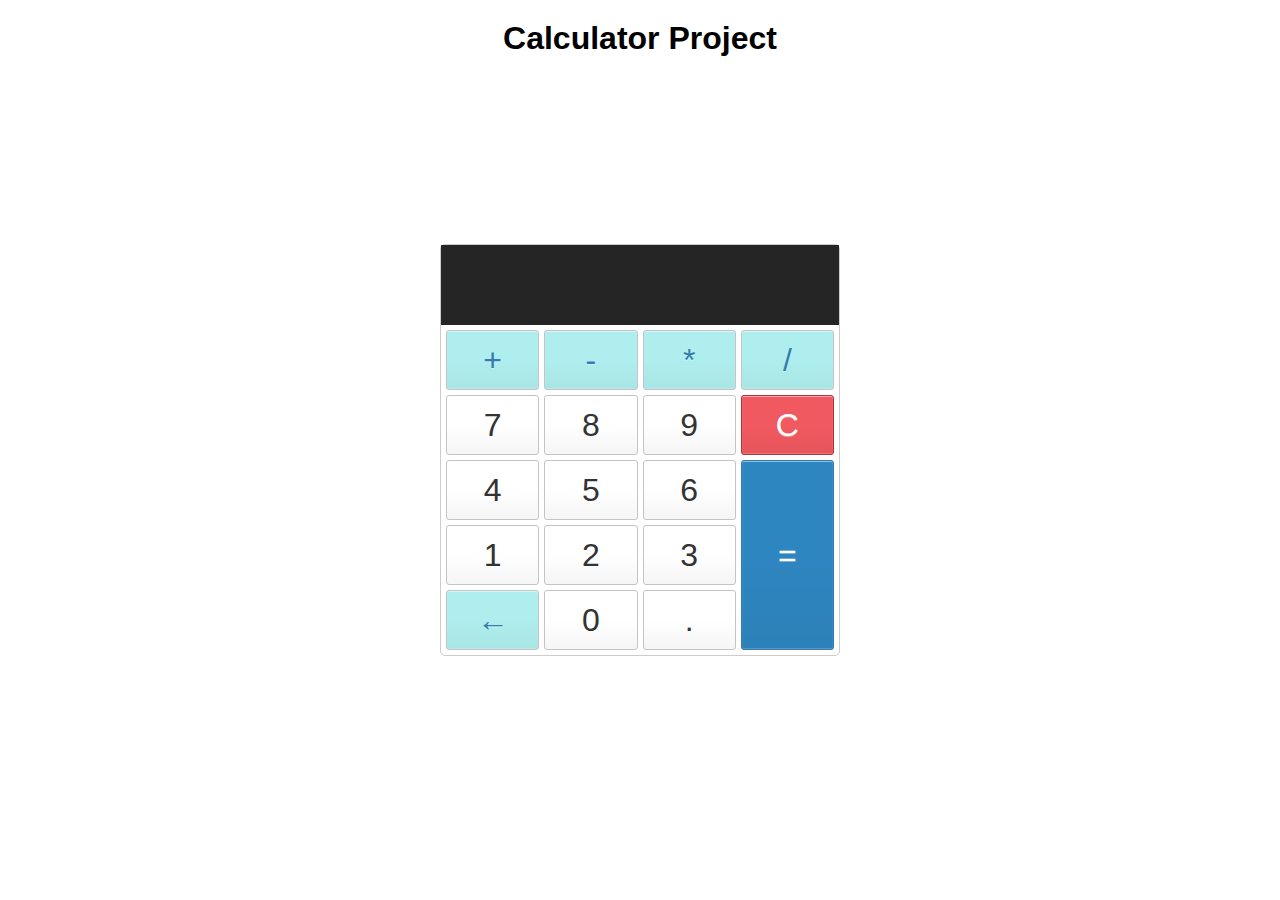
<file: calcProject/index.html>
<!DOCTYPE html>
<html lang="en">
<head>
    <meta charset="UTF-8">
    <meta http-equiv="X-UA-Compatible" content="IE=edge">
    <meta name="viewport" content="width=device-width, initial-scale=1.0">
    <title>Chickells' Calculator</title>
    <link rel="stylesheet" href="./styles.css">
    <script src="./app.js" defer></script>
</head>
<body>
    <header>
        <div>
            <h1>Calculator Project</h1>
        </div>
    </header>

    <div class="calc-body">
        <div class="screen" id="test">
            <p id="display"></p>
        </div>

        <div class="buttons">
            <button class="operator" id="plus">+</button>
            <button class="operator" id="minus">-</button>
            <button class="operator" id="mult">*</button>
            <button class="operator" id="divy">/</button>

            <button id="seven">7</button>
            <button id="eight">8</button>
            <button id="nine">9</button>

            <button id="four">4</button>
            <button id="five">5</button>
            <button id="six">6</button>

            <button id="one">1</button>
            <button id="two">2</button>
            <button id="three">3</button>

            <button id="zero">0</button>
            <button id="dot">.</button>
            
            <button class="all-clear" id="clear">C</button>
            <button class="operator" id="del">&#8592;</button>

            <button class="equal-sign" id="equals">=</button>
        </div>
    </div>


</body>
</html>
</file>
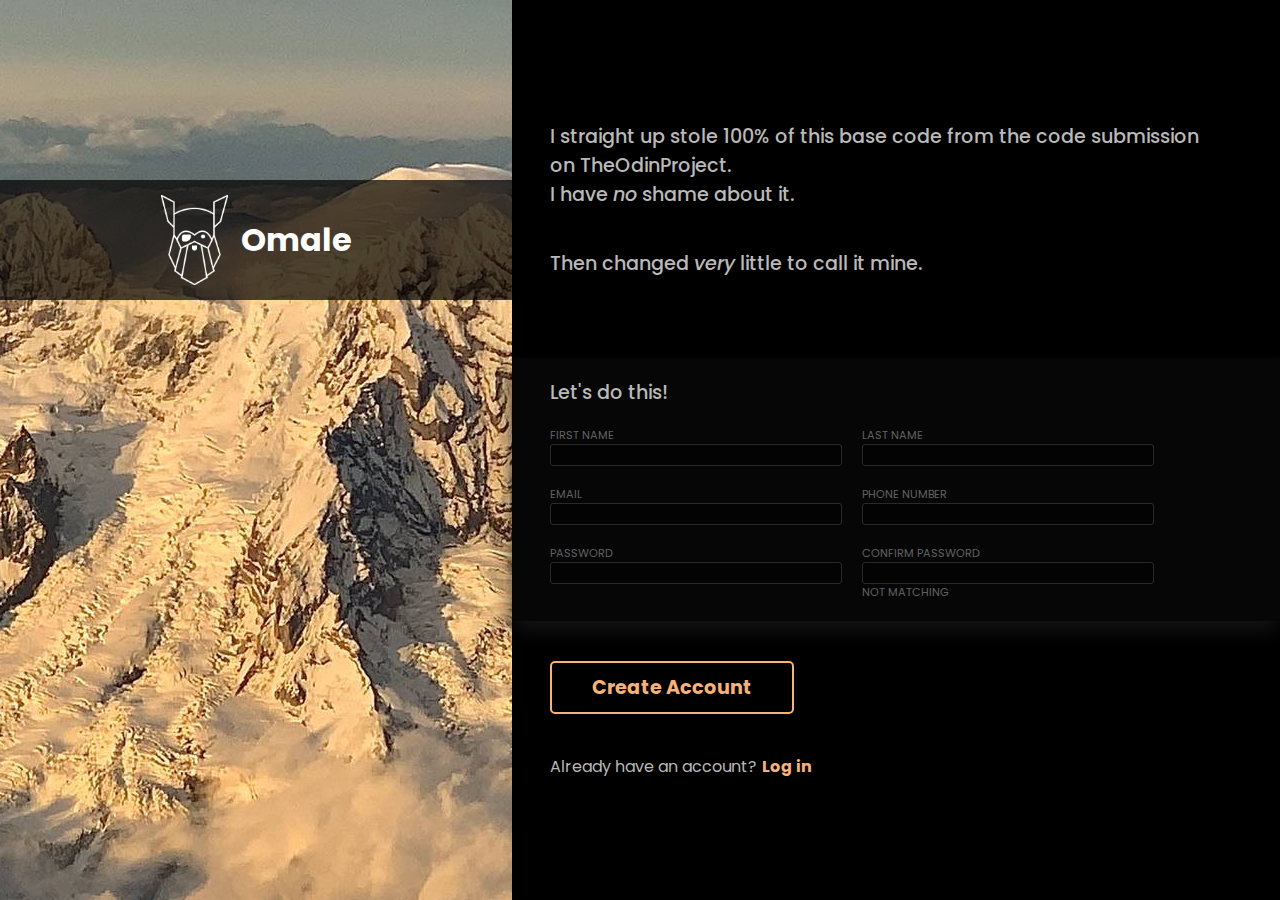
<file: signUpProject/index.html>
<!DOCTYPE html>
<html lang="en">
<head>
    <meta charset="UTF-8">
    <meta http-equiv="X-UA-Compatible" content="IE=edge">
    <meta name="viewport" content="width=device-width, initial-scale=1.0">
    <link href="https://fonts.googleapis.com/css2?family=Poppins:wght@200;300;400;500;600;700&display=swap" rel="stylesheet">
    <link rel="stylesheet" href="style.css">
    <title>Sign Up</title>
    <script src="./signup.js" defer></script>
</head>
<body>
    <div class="content">
        <div class="picture">
            <div class="logo">
                <img src="./logo.png" alt="logo" class="whale">
                <h1 class="omale">Omale</h1>
            </div>
        </div>
        <div class="right">
            <div class="dummy-text left">
                <p>I straight up stole 100% of this base code from the code submission on TheOdinProject.</p>
                <p>I have <em>no</em> shame about it.</p>
                <p class="remote-text">Then changed <em>very</em> little to call it mine.</p>
            </div>

            <form action="#" onsubmit="return comparePwd()" class="mt-4" class="form">
                <div class="form left">
                    <p class="form-title">Let's do this!</p>
                    <div class="input">
                        <label for="first-name">First name</label>
                        <input type="text" name="first-name" id="first-name" required>
                    </div>
                    
                    <div class="input">
                        <label for="last-name">Last name</label>
                        <input type="text" name="last-name" id="last-name">
                    </div>
                    
                    <div class="input">
                        <label for="email">Email</label>
                        <input type="email" name="email" id="email" required>
                    </div>
                    
                    <div class="input">
                        <label for="phone-number">Phone number</label>
                        <input type="text" name="phone-number" id="phone-number" minlength="9" maxlength="9">
                    </div>
                    
                    <div class="input">
                        <label for="password">Password</label>
                        <input type="password" name="password" id="password" required>
                    </div>
                    
                    <div class="input">
                        <label for="confirm-password">Confirm password</label>
                        <input type="password" name="confirm-password" id="confirm-password" required>
                        <span class="matching-txt mt-1">Not Matching</span>
                    </div>
                </div>
                <div class="left button"><button type="submit">Create Account</button></div>
            </form>
            <div class="log-in left"><p>Already have an account?</p><a href="#">Log in</a></div>
        </div>

    </div>
</body>
</html>
</file>
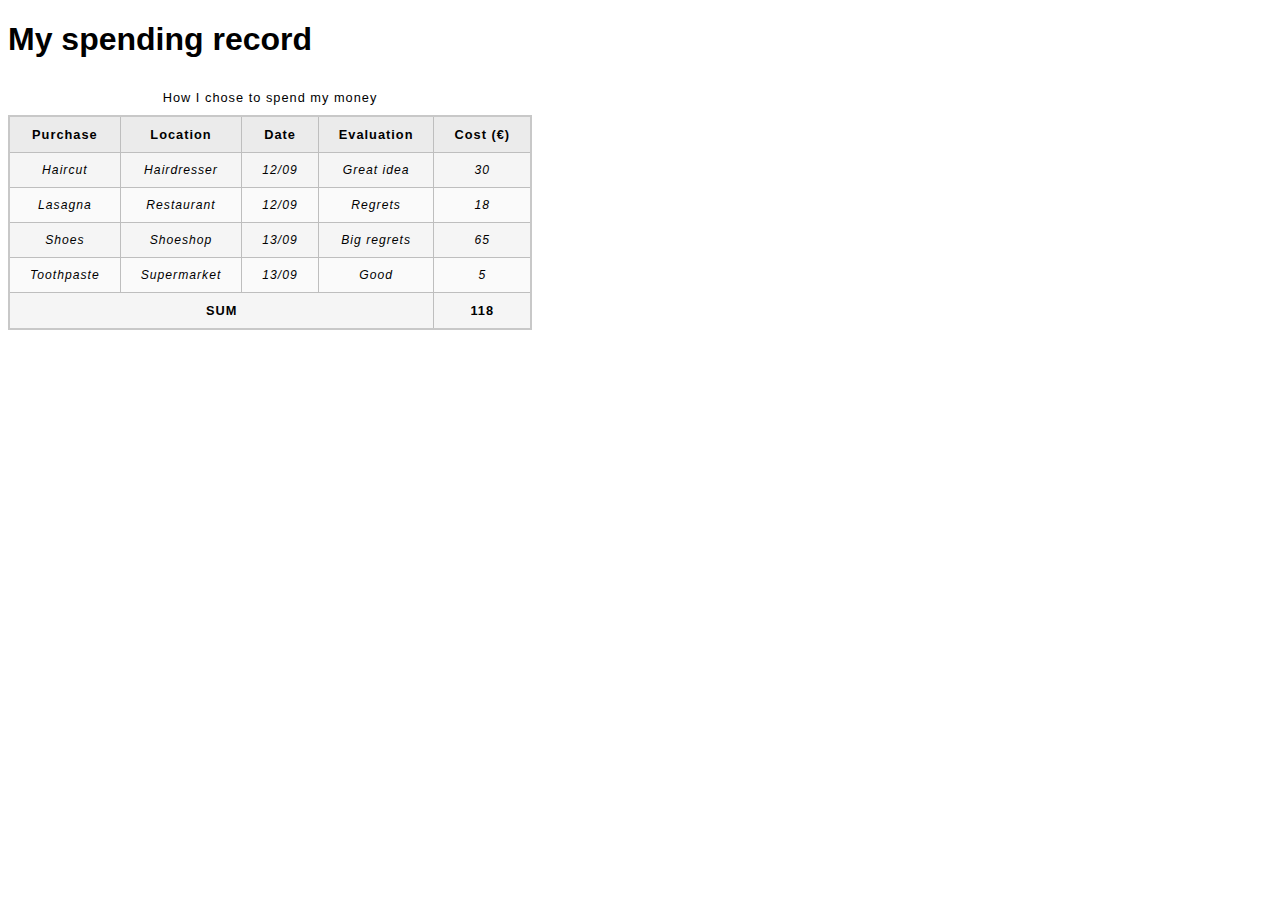
<file: odinRandoProjects/htmlIntermediate/blank-template.html>
<!DOCTYPE html>
<html lang="en-us">
  <head>
    <meta charset="utf-8">
    <meta name="viewport" content="width=device-width">
    <title>My spending record</title>
    <link href="minimal-table.css" rel="stylesheet" type="text/css">
    <style>
        tbody {
            font-size: 95%;
            font-style: italic;
        }

        tfoot {
            font-weight: bold;
        }
    </style>
  </head>
  <body>
    <h1>My spending record</h1>

      <table>
        <caption>How I chose to spend my money</caption>
          <thead>
              <tr>
                <th>Purchase</th>
                <th>Location</th>
                <th>Date</th>
                <th>Evaluation</th>
                <th>Cost (€)</th>
              </tr>
          </thead>
          <tfoot>
              <tr>
                <td colspan="4">SUM</td>
                <td>118</td>
              </tr>
          </tfoot>
          <tbody>
              <tr>
                <td>Haircut</td>
                <td>Hairdresser</td>
                <td>12/09</td>
                <td>Great idea</td>
                <td>30</td>
              </tr>
              <tr>
                <td>Lasagna</td>
                <td>Restaurant</td>
                <td>12/09</td>
                <td>Regrets</td>
                <td>18</td>
              </tr>
              <tr>
                <td>Shoes</td>
                <td>Shoeshop</td>
                <td>13/09</td>
                <td>Big regrets</td>
                <td>65</td>
              </tr>
              <tr>
                <td>Toothpaste</td>
                <td>Supermarket</td>
                <td>13/09</td>
                <td>Good</td>
                <td>5</td>
              </tr>
          </tbody>
    </table>

  </body>
</html>
</file>
<file: calcProject/styles.css>
html {
    box-sizing: border-box;
}
  
*, *::before, *::after {
margin: 0;
padding: 0;
box-sizing: inherit;
}

/* https://freshman.tech/css-grid-calculator/ */
/* styling stolen from here, mainly for CSS GRID tutorials */

body, header {
    display: flex;
    flex-direction: column;
    justify-content: center;
    align-items: center;
    font-family: Arial, Helvetica, sans-serif;
    padding-top: 10px;
}

.calc-body {
    /* display: flex;
    background-color: blueviolet;
    border: solid;
    border-color: black;
    border-radius: 3px;
    padding: 20px;
    gap: 20px; */

    border: 1px solid #ccc;
    border-radius: 5px;
    position: absolute;
    top: 50%;
    left: 50%;
    transform: translate(-50%, -50%);
    width: 400px;
}

.screen {
    /* display: flex;
    background-color: white;
    border: solid;
    border-color: black;
    border-radius: 1px;
    padding: 10px;
    width: 150px;
    align-items: flex-end; */

    width: 100%;
    font-size: 4rem;
    height: 80px;
    border: none;
    background-color: #252525;
    color: #fff;
    text-align: right;
    padding-right: 20px;
    padding-left: 10px;
}

#display {
    text-align: right;
    font-family: system-ui, -apple-system, BlinkMacSystemFont, 'Segoe UI', Roboto, Oxygen, Ubuntu, Cantarell, 'Open Sans', 'Helvetica Neue', sans-serif
}

.buttons {
    display: grid;
    grid-template-columns: repeat(4, 1fr);
    grid-gap: 5px;
    padding: 5px;
}

.buttons .operator {
    background-color: paleturquoise;
}

button {
    height: 60px;
    background-color: #fff;
    border-radius: 3px;
    border: 1px solid #c4c4c4;
    background-color: transparent;
    font-size: 2rem;
    color: #333;
    background-image: linear-gradient(to bottom,transparent,transparent 50%,rgba(0,0,0,.04));
    box-shadow: inset 0 0 0 1px rgba(255,255,255,.05), inset 0 1px 0 0 rgba(255,255,255,.45), inset 0 -1px 0 0 rgba(255,255,255,.15), 0 1px 0 0 rgba(255,255,255,.15);
    text-shadow: 0 1px rgba(255,255,255,.4);
  }

.operator {
    color: #337cac;
}

button.operator:hover {
    background-color: #337cacf3;
}

button:hover {
    background-color: #eaeaea;
}

.all-clear {
    background-color: #f0595f;
    border-color: #b0353a;
    color: #fff;
}

.all-clear:hover {
    background-color: #f17377;
}

#del {
    grid-row-start: 5;
    grid-column-start: 1;
}

#dot {
    grid-row-start: 5;
    grid-column-start: 3;
}

#clear {
    grid-row-start: 2;
    grid-column-start: 4;
}

.equal-sign {
    background-color: #2e86c0;
    border-color: #337cac;
    color: #fff;
    grid-row-start: 3;
    grid-row-end: 6;
    grid-column-start: 4;
    height: 100%;
}

.equal-sign:hover {
    background-color: #4e9ed4;
}
</file>
<file: signUpProject/style.css>
:root{
    --color: #f7b279;
    --txt: rgb(185, 185, 185)
}

*{
    margin: 0px;
    padding: 0px;
    box-sizing: border-box;
    font-family: 'Poppins', sans-serif;
    color: var(--txt);

    /* outline: 1px solid red; */
}

.content {
    width: 100vw;
    height: 100vh;
}

.content,
.logo{
    display: flex;
    flex-flow: row wrap;
}


/* left side */

.picture{
    background-image: url(./bg.jpg);
    background-position: center;
    background-size: auto;
    background-repeat: no-repeat;
    width: 40vw;
}


.logo{
    height: auto;
    background-color: rgba(0, 0, 0, 0.7);
    position: relative;
    top: 20vh;
    gap: 1vw;
    padding: 15px 0;

    justify-content: center;
    align-items: center;
}

h1{
    color: white;
}

.whale {
    height: 10vh;
}







/* right side */

.right{
    width: 60vw;
    background-color: #000000;
    display: flex;
    flex-flow: column nowrap;
    justify-content: center;
    

}

.left{
    padding-left: 3vw;
}

.dummy-text{
    font-weight: 500;
    width: 90%;
    font-size: 1.2rem;
}

.remote-text{
    margin: 40px 0 80px;
}


/* form */

.form{
    background-color: rgb(6, 6, 6);
    box-shadow: 0 10px 20px -2px rgb(22, 22, 22);
    display: flex;
    flex-flow: row wrap;
    gap: 20px;
    padding-top: 20px;
    padding-bottom: 20px;
}

.input{
    display: flex;
    flex-flow: column wrap;
    width: 40%;
    font-size: 0.7rem;
    text-transform: uppercase;
    opacity: 50%;
}

.form-title{
    width: 100%;
    font-size: 1.2rem;
    font-weight: 500;
}

input{
    background-color: rgb(2, 2, 2);
    border: 1px solid rgb(77, 77, 77);
    border-radius: 3px;
}

input:focus{
    outline: none;
    border: 2px solid var(--color);
}

button{
    background-color: rgba(0, 0, 0, 0);
    color: var(--color);
    font-weight: 700;
    font-size: 1.2em;
    border: 2px solid var(--color);
    border-radius: 5px;
    padding: 10px 40px;
    margin: 40px 0;
}

button:hover{
    background-color: var(--color);
    color: black;
    
}

.log-in{
    display: flex;
    gap: 5px;
}

a{
    text-decoration: none;
    color: var(--color);
    font-weight: 700;
}

a:hover{
    color: white;
}










@media only screen and (max-width: 600px)  {
    .content{
        flex-flow: column;
        height: auto;
        text-align: center;
    }
    .picture{
        width: 100vw;
        height: 15vh;
        display: flex;
        background-size: 100vw;
    }
    .logo{
        width: 100vw;
        position: static;
        gap: 10px;
    }
    .right{
        width: auto;
        height: auto;
    }
    .dummy-text{
        width: auto;
        margin-top: 30px;

    }
    .left{
        padding: 10px 20px;
    }
    .remote-text{
        padding: 20px 0;
        margin: 0;
    }
    .form{
        flex-flow: column nowrap;
        align-items: center;

    }
    .input{
        text-align: left;
        width: auto;
        font-size: 0.9em;
        justify-content: center;
        align-items: center;
    }
    input{
        font-size: 0.9rem;
        height: 1.5rem;
        width: 70vw;
    }
    .button,
    .log-in{
        display: flex;
        justify-content: center;
        margin-bottom: 0px;
    }
    button{
        margin-bottom: 0px;
        width: 60vw;
        padding: 10px 5px;
    }

}
</file>
<file: odinRandoProjects/htmlIntermediate/minimal-table.css>
html {
    font-family: sans-serif;
  }
  
  table {
    border-collapse: collapse;
    border: 2px solid rgb(200,200,200);
    letter-spacing: 1px;
    font-size: 0.8rem;
  }
  
  td, th {
    border: 1px solid rgb(190,190,190);
    padding: 10px 20px;
  }
  
  th {
    background-color: rgb(235,235,235);
  }
  
  td {
    text-align: center;
  }
  
  tr:nth-child(even) td {
    background-color: rgb(250,250,250);
  }
  
  tr:nth-child(odd) td {
    background-color: rgb(245,245,245);
  }
  
  caption {
    padding: 10px;
  }
</file>
